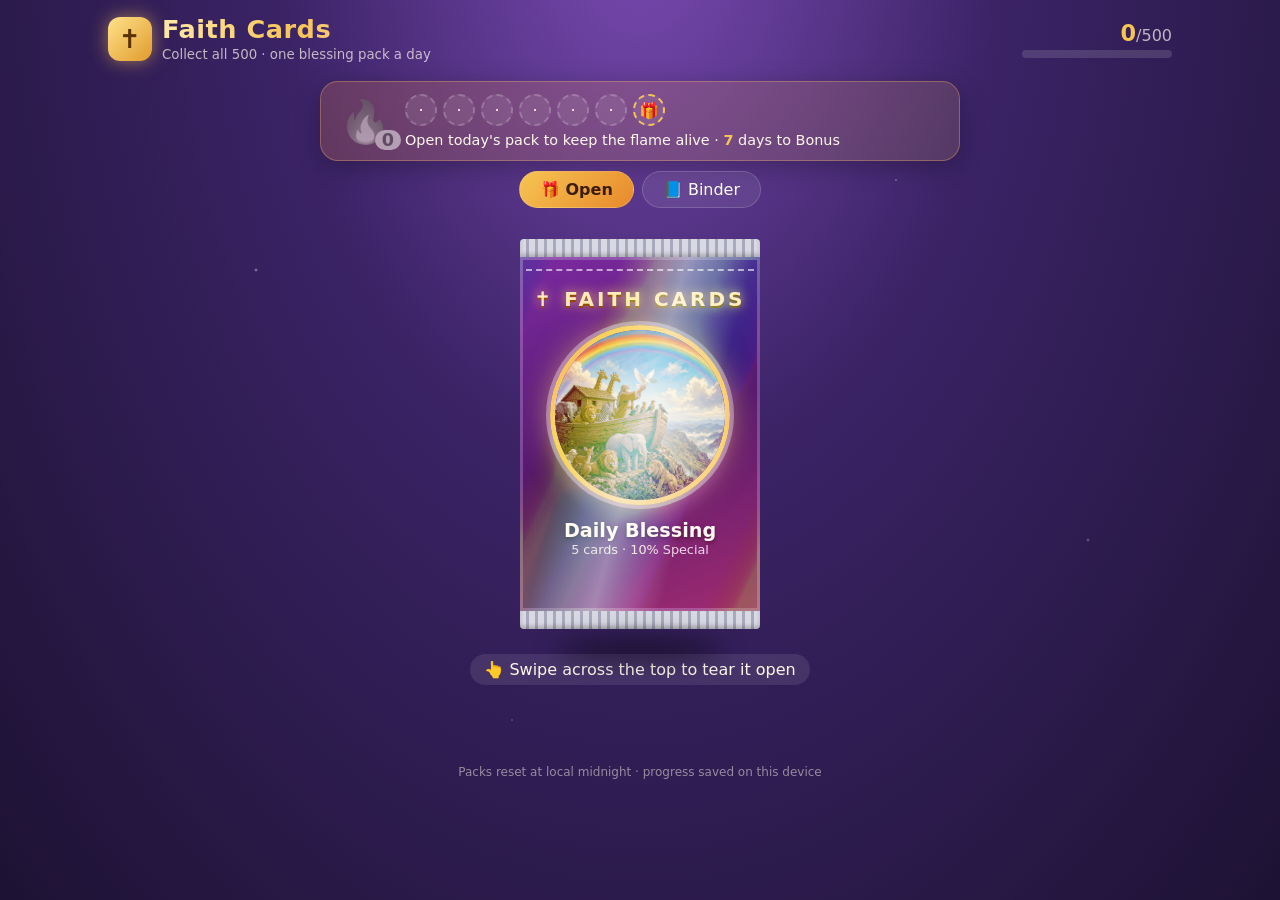
<file: index.html>
<!doctype html><html lang="en"><head><meta charset="utf-8"><meta name="viewport" content="width=device-width,initial-scale=1,viewport-fit=cover">
<title>Faith Cards — Collect all 500</title><meta name="theme-color" content="#2a1b3d">
<link rel="stylesheet" href="style.css"></head><body>
<header class="top">
 <div class="brand"><span class="logo">✝</span><div><h1>Faith Cards</h1><small>Collect all 500 · one blessing pack a day</small></div></div>
 <div class="collect"><b id="ownedN">0</b><span>/500</span><div class="bar"><i id="ownedBar"></i></div></div>
</header>
<section class="streak" id="streak">
 <div class="flame" id="flameBig">🔥<b id="streakN">0</b></div>
 <div class="streak-info"><div class="pips" id="pips"></div><p id="streakMsg"></p></div>
</section>
<nav class="tabs"><button class="tab on" data-v="open">🎁 Open</button><button class="tab" data-v="binder" id="binderTab">📘 Binder <em id="newDot" hidden></em></button></nav>
<main>
 <section id="vOpen" class="view on">
  <div id="stage" class="stage"></div>
  <p id="stageMsg" class="stage-msg"></p>
  <div id="pulled" class="pulled"></div>
  <div class="actions"><button id="toBinder" class="btn gold" hidden>Add to Binder ✨</button></div>
 </section>
 <section id="vBinder" class="view">
  <div id="seriesChips" class="chips"></div>
  <div class="binder-head"><h2 id="seriesTitle"></h2><span id="seriesCount"></span></div>
  <div id="binderGrid" class="binder"></div>
  <div class="pager"><button class="btn" id="prevPg">‹ Prev</button><span id="pgInfo"></span><button class="btn" id="nextPg">Next ›</button></div>
 </section>
</main>
<div id="zoom" class="zoom" hidden></div>
<div id="flash" class="flash"></div>
<div id="complete" class="modal" hidden><div class="modal-in"><div class="crown">👑</div><h2>Collection Complete!</h2><p>All 500 Faith Cards gathered. The Golden Binder is yours!</p><blockquote>“I have fought the good fight, I have finished the race, I have kept the faith.”<cite>2 Timothy 4:7</cite></blockquote><button class="btn gold" onclick="this.closest('.modal').hidden=true">Hallelujah! 🎉</button></div></div>
<div id="debug" class="debug" hidden></div>
<footer>Packs reset at local midnight · progress saved on this device</footer>
<script src="data.js"></script><script src="art.js"></script><script src="app.js"></script></body></html>
</file>
<file: style.css>
*{box-sizing:border-box;-webkit-tap-highlight-color:transparent}
html{background:#1d1233}
:root{--gold:#f6c453;--ink:#2a1b3d}
body{margin:0;min-height:100vh;font-family:"Trebuchet MS","Segoe UI",system-ui,sans-serif;color:#fff8ec;background:radial-gradient(ellipse at 50% -10%,#7b4bb3 0,#3b2366 40%,#1d1233 100%) fixed;overflow-x:hidden}
body:before{content:"";position:fixed;inset:0;background:radial-gradient(2px 2px at 20% 30%,#fff8,transparent),radial-gradient(1.5px 1.5px at 70% 20%,#fff6,transparent),radial-gradient(2px 2px at 85% 60%,#fff5,transparent),radial-gradient(1px 1px at 40% 80%,#fff7,transparent);pointer-events:none}
.top{display:flex;justify-content:space-between;align-items:center;gap:12px;padding:14px 18px;max-width:1100px;margin:auto}
.brand{display:flex;gap:10px;align-items:center}.logo{width:44px;height:44px;border-radius:12px;display:grid;place-items:center;font-size:26px;background:linear-gradient(135deg,#ffe28a,#e09b2d);color:#5a3200;box-shadow:0 0 18px #f6c45388}
h1{margin:0;font-size:1.6rem;letter-spacing:.5px;background:linear-gradient(90deg,#ffe9a8,#f6c453,#ffd6e8);-webkit-background-clip:text;background-clip:text;color:transparent}.brand small{opacity:.7}
.collect{text-align:right;font-size:1.4rem}.collect b{color:var(--gold)}.collect span{opacity:.7;font-size:1rem}.bar{width:150px;height:8px;border-radius:9px;background:#ffffff22;overflow:hidden;margin-top:4px}.bar i{display:block;height:100%;background:linear-gradient(90deg,#f6c453,#ff8fab);transition:width .8s}
.streak{max-width:640px;margin:4px auto 10px;display:flex;align-items:center;gap:14px;padding:12px 18px;border-radius:18px;background:linear-gradient(135deg,#ff8a3d33,#f6c45322);border:1px solid #ffb86b55;box-shadow:0 6px 24px #0004}
.flame{font-size:2.6rem;position:relative;animation:flick 1.2s infinite alternate;filter:drop-shadow(0 0 10px #ff8a3d)}.flame b{position:absolute;right:-10px;bottom:-4px;font-size:1.1rem;background:#fff;color:#c2410c;border-radius:10px;padding:0 7px}
.flame.cold{filter:grayscale(1) opacity(.5);animation:none}@keyframes flick{to{transform:scale(1.08) rotate(3deg)}}
.pips{display:flex;gap:6px}.pip{width:32px;height:32px;border-radius:50%;display:grid;place-items:center;background:#ffffff14;border:2px dashed #ffffff33;font-size:1rem}.pip.lit{background:radial-gradient(#ffb347,#ff6a00);border:2px solid #ffd27f;box-shadow:0 0 12px #ff8a3d}.pip.gift{border-color:var(--gold)}
.streak p{margin:6px 0 0;font-size:.9rem}.streak p b{color:var(--gold)}
.tabs{display:flex;justify-content:center;gap:8px;margin:6px}.tab{font:inherit;color:#fff;background:#ffffff14;border:1px solid #ffffff2a;border-radius:30px;padding:8px 20px;cursor:pointer;position:relative}.tab.on{background:linear-gradient(135deg,#f6c453,#e8892b);color:#3a1d00;font-weight:bold}
.tab em{position:absolute;top:-3px;right:-3px;width:12px;height:12px;border-radius:50%;background:#ff4d6d;box-shadow:0 0 8px #ff4d6d}.tab.bump{animation:bump .5s}@keyframes bump{50%{transform:scale(1.3)}}
main{max-width:1100px;margin:auto;padding:0 12px 30px}.view{display:none}.view.on{display:block}
.stage{height:440px;display:grid;place-items:center;position:relative;perspective:1200px}
.stage-msg{text-align:center;min-height:24px;margin:0}.swipe-hint{display:inline-block;animation:hint 1.6s infinite;background:#ffffff18;padding:6px 14px;border-radius:20px}@keyframes hint{50%{transform:translateY(-3px);opacity:.75}}
/* ---- booster pack ---- */
.pack-wrap{position:relative;animation:float 3.5s ease-in-out infinite}@keyframes float{50%{transform:translateY(-10px)}}
.pack{--rx:0deg;--ry:0deg;--mx:50%;--my:50%;width:240px;height:390px;position:relative;transform-style:preserve-3d;transform:rotateX(var(--rx)) rotateY(var(--ry));transition:transform .15s;cursor:grab;user-select:none}
.pack.nudge{animation:nudge .5s}@keyframes nudge{25%{transform:rotate(-4deg)}75%{transform:rotate(4deg)}}
.pack-shadow{position:absolute;left:15%;right:15%;bottom:-30px;height:20px;background:#0008;filter:blur(12px);border-radius:50%}
.crimp{height:18px;background:repeating-linear-gradient(90deg,#d9d9e3 0 6px,#a9a9bd 6px 9px);border-radius:4px 4px 0 0;box-shadow:inset 0 -3px 4px #0003}.crimp.bottom{border-radius:0 0 4px 4px}
.pk-top{position:relative;transition:transform .8s cubic-bezier(.3,1.4,.6,1),opacity .8s;transform-origin:left bottom}
.tear{position:absolute;left:0;right:0;top:14px;height:34px;z-index:5;cursor:ew-resize;touch-action:none}
.tear:before{content:"";position:absolute;left:6px;right:6px;top:16px;border-top:2px dashed #fff9}.tear i{position:absolute;left:6px;top:13px;height:6px;width:0;background:linear-gradient(90deg,#fff,#ffe9a8);box-shadow:0 0 12px #fff;border-radius:3px}
.pk-body{position:relative;height:354px;overflow:hidden;background:linear-gradient(160deg,#5b2a86,#2c1a5c 50%,#8a2b5e);display:flex;flex-direction:column;align-items:center;padding-top:30px;box-shadow:inset 0 0 0 3px #ffffff33}
.p-bonus .pk-body{background:linear-gradient(160deg,#b8860b,#6b3a00 50%,#d4a017)}.p-locked{filter:grayscale(.75) brightness(.7);cursor:default}.p-locked .tear{display:none}
.pk-foil{position:absolute;inset:0;background:repeating-linear-gradient(115deg,#ff008033 0 8%,#ffd70033 12%,#00ffaa33 18%,#00aaff33 24%,#c000ff33 30%),radial-gradient(circle at var(--mx) var(--my),#fff9,transparent 45%);background-size:200% 200%,100% 100%;background-position:var(--mx) var(--my),0 0;mix-blend-mode:color-dodge;animation:foil 6s linear infinite;pointer-events:none;z-index:3}
@keyframes foil{to{background-position:calc(var(--mx) + 200%) var(--my),0 0}}
.pk-glare{position:absolute;inset:-50%;background:linear-gradient(105deg,transparent 40%,#fff6 50%,transparent 60%);animation:glare 3s infinite;z-index:4;pointer-events:none}@keyframes glare{from{transform:translateX(-60%)}to{transform:translateX(60%)}}
.pk-logo{font-weight:900;letter-spacing:3px;font-size:1.25rem;color:#ffe9a8;text-shadow:0 2px 0 #7a4a00,0 0 12px #f6c453;z-index:2}
.pk-art{width:180px;height:180px;margin:14px 0;border-radius:50%;overflow:hidden;border:5px solid #f6c453;box-shadow:0 0 0 4px #ffffff55,0 0 30px #f6c45399;z-index:2}.pk-art img{width:100%;height:100%;object-fit:cover}
.pk-title{font-weight:bold;font-size:1.2rem;z-index:2;text-shadow:0 2px 4px #0008}.pk-sub{font-size:.8rem;opacity:.85;z-index:2}.lock{position:absolute;top:44%;font-size:3rem;z-index:6}
.pack.torn .pk-top{transform:translate(60px,-120px) rotate(35deg);opacity:0}.pack.torn .pk-body,.pack.torn .crimp.bottom{animation:drop .9s .25s forwards}
@keyframes drop{to{transform:translateY(200px) scale(.9);opacity:0}}
/* ---- trading card ---- */
.tc{--mx:50%;--my:50%;width:15em;height:21em;font-size:16px;border-radius:.8em;padding:.45em;position:relative;background:linear-gradient(145deg,#f7e7b4,#d9b766);box-shadow:0 .5em 1.5em #0006;color:#2b1a0e;transition:transform .2s;transform-style:preserve-3d;overflow:hidden}
.tc.r-rare{background:linear-gradient(145deg,#dfe8ff,#8fa8e8)}.tc.r-special{background:linear-gradient(145deg,#fff2b0,#f6c453 30%,#ff9ec4 60%,#9be7ff)}
.tc-in{height:100%;border-radius:.5em;background:linear-gradient(#fffaf0,#f6ead0);display:flex;flex-direction:column;padding:.4em;gap:.3em}
.tc-head{display:flex;justify-content:space-between;align-items:center;font-weight:900;font-size:.82em}.nm{white-space:nowrap;overflow:hidden;text-overflow:ellipsis}
.sym{width:1.6em;height:1.6em;display:grid;place-items:center;border-radius:50%;background:#2b1a0e;color:#fff;font-size:.8em;flex:none}.r-rare .sym{background:#3557c4}.r-special .sym{background:linear-gradient(135deg,#f6c453,#ff5e9c);color:#fff}
.tc-art{height:9.4em;border-radius:.3em;overflow:hidden;border:.18em solid #b08d3a;background:#000}.r-rare .tc-art{border-color:#6a86d8}.r-special .tc-art{border-color:#f6c453}
.tc-art svg,.tc-art img{width:100%;height:100%;display:block;object-fit:cover}
.tc-type{font-size:.62em;font-style:italic;text-align:center;background:linear-gradient(90deg,transparent,#d9c08a,transparent);padding:.15em}
.tc-text{flex:1;border-radius:.3em;background:#fff8e6;border:1px solid #e3cf9e;padding:.35em .5em;display:flex;flex-direction:column;justify-content:space-between}
.fl{margin:0;font-size:.7em;font-style:italic;line-height:1.3}.ref{margin:0;font-size:.72em;font-weight:bold;color:#7a3e00}
.tc-foot{display:flex;justify-content:space-between;font-size:.58em;opacity:.75;font-weight:bold}
.holo{position:absolute;inset:0;pointer-events:none;mix-blend-mode:color-dodge;opacity:.55;background:linear-gradient(115deg,transparent 20%,#ff77e9 32%,#ffe96b 40%,#77ffd2 48%,#7ab8ff 56%,transparent 70%);background-size:250% 250%;background-position:var(--mx) var(--my);animation:holo 4s ease-in-out infinite alternate}
@keyframes holo{from{background-position:0% 0%}to{background-position:100% 100%}}
.sparkle{position:absolute;inset:0;pointer-events:none;mix-blend-mode:overlay;opacity:.6;background:radial-gradient(circle at 20% 30%,#fff 0 1px,transparent 2px),radial-gradient(circle at 70% 60%,#fff 0 1px,transparent 2px),radial-gradient(circle at 40% 80%,#fff 0 1px,transparent 2px);background-size:40px 40px,55px 55px,35px 35px;animation:twinkle 1.5s infinite alternate}@keyframes twinkle{to{opacity:.15}}
/* card back */
.cb{width:15em;height:21em;border-radius:.8em;padding:.5em;background:linear-gradient(145deg,#f6c453,#b8730f);box-shadow:0 .5em 1.5em #0007}
.cb-in{height:100%;border-radius:.5em;display:flex;flex-direction:column;align-items:center;justify-content:center;gap:.4em;color:#ffe9a8;background:radial-gradient(circle,#6a3db0,#2a1650 70%),#2a1650;background-blend-mode:normal;box-shadow:inset 0 0 0 .25em #ffe9a855}
.cb-in span{font-size:4em;text-shadow:0 0 20px #f6c453}.cb-in b{letter-spacing:.2em;text-align:center}
/* stack & reveal */
.stack{position:relative;width:240px;height:336px;cursor:pointer;font-size:16px;animation:rise .6s cubic-bezier(.3,1.5,.6,1)}@keyframes rise{from{transform:translateY(160px) scale(.6);opacity:0}}
.sc{position:absolute;inset:0;transform:translate(calc(var(--i)*-3px),calc(var(--i)*-3px)) rotate(calc(var(--i)*1deg - 2deg));perspective:1000px;transition:transform .45s,opacity .45s}
.sc.away{transform:translate(380px,-40px) rotate(25deg) scale(.6);opacity:0}
.flipper{position:relative;width:15em;height:21em;transform-style:preserve-3d;transition:transform .65s cubic-bezier(.3,1.3,.5,1)}.sc.flipped .flipper{transform:rotateY(180deg)}
.f-back,.f-front{position:absolute;inset:0;backface-visibility:hidden}.f-front{transform:rotateY(180deg)}
.sc.charging{animation:charge 1.3s ease-in forwards}.sc.charging .cb{box-shadow:0 0 40px 10px #f6c453,0 0 90px 30px #ff9ec4}
@keyframes charge{0%{transform:none}20%,40%,60%,80%{transform:translateX(-5px) rotate(-2deg) scale(1.03)}30%,50%,70%,90%{transform:translateX(5px) rotate(2deg) scale(1.06)}100%{transform:scale(1.12)}}
.sc.rare-pop .f-front .tc{box-shadow:0 0 30px #8fb4ff}
.stage.glow:before{content:"";position:absolute;inset:0;background:radial-gradient(circle,#f6c45355,transparent 60%);animation:pulse 1s infinite alternate}@keyframes pulse{to{opacity:.4}}
.burst{position:absolute;left:50%;top:50%;width:900px;height:900px;margin:-450px;border-radius:50%;background:repeating-conic-gradient(#fff6c8aa 0 6deg,transparent 6deg 18deg);-webkit-mask:radial-gradient(circle,#000 10%,transparent 65%);mask:radial-gradient(circle,#000 10%,transparent 65%);animation:burst 2.6s ease-out forwards;pointer-events:none;z-index:-1}
@keyframes burst{from{transform:scale(.2) rotate(0);opacity:1}to{transform:scale(1.2) rotate(90deg);opacity:0}}
.flash{position:fixed;inset:0;background:#fff;opacity:0;pointer-events:none;transition:opacity .5s;z-index:50}
.newb,.dupb{position:absolute;top:-10px;right:-10px;background:linear-gradient(135deg,#ff4d6d,#ff9f1c);color:#fff;font-weight:900;font-size:.8rem;padding:4px 10px;border-radius:12px;box-shadow:0 3px 10px #0006;animation:pop .5s .5s both;z-index:9}.dupb{background:#555}
@keyframes pop{from{transform:scale(0)}60%{transform:scale(1.3)}}
.pulled{display:flex;justify-content:center;gap:10px;flex-wrap:wrap;margin:10px 0;min-height:10px}.mini{position:relative;font-size:6.4px;cursor:zoom-in;animation:pop .4s}.mini .newb{font-size:.6rem;top:-6px;right:-6px;padding:2px 6px}
.actions{text-align:center}.btn{font:inherit;padding:10px 22px;border-radius:30px;border:1px solid #ffffff44;background:#ffffff18;color:#fff;cursor:pointer}.btn:disabled{opacity:.35}.btn.gold{background:linear-gradient(135deg,#ffe28a,#e8892b);color:#3a1d00;font-weight:bold;border:none;box-shadow:0 0 20px #f6c45399;font-size:1.1rem}
/* binder */
.chips{display:flex;flex-wrap:wrap;gap:6px;justify-content:center;margin:10px 0}.chip{position:relative;overflow:hidden;font:inherit;font-size:.8rem;color:#fff;background:#ffffff12;border:1px solid #ffffff25;border-radius:14px;padding:6px 10px;cursor:pointer}
.chip i{position:absolute;left:0;bottom:0;height:3px;background:var(--gold)}.chip.on{background:#f6c45333;border-color:var(--gold)}.chip.full{border-color:#7CFC9A}.chip small{opacity:.7}
.binder-head{display:flex;justify-content:space-between;align-items:baseline;padding:0 6px}.binder-head h2{margin:8px 0;color:var(--gold)}
.binder{display:grid;grid-template-columns:repeat(auto-fill,minmax(150px,1fr));gap:14px;padding:16px;border-radius:18px;background:linear-gradient(#2a1846,#24133d);box-shadow:inset 0 0 0 2px #ffffff14,0 10px 30px #0006}
.slot{aspect-ratio:5/7;position:relative;border-radius:10px;display:flex;justify-content:center;align-items:center}.slot.has{font-size:9.6px;cursor:zoom-in}.slot.has .tc{font-size:9.6px}
.slot.miss{flex-direction:column;background:#ffffff08;border:2px dashed #ffffff22;color:#ffffff55}.slot.miss .sil{font-size:3rem;filter:brightness(0) invert(1);opacity:.12}.slot.miss.r-special{border-color:#f6c45355}.slot.miss.r-rare{border-color:#8fa8e855}
.cnt{position:absolute;bottom:-6px;right:-6px;background:var(--gold);color:#3a1d00;font-weight:bold;font-size:.75rem;border-radius:10px;padding:1px 7px}
.pager{display:flex;justify-content:center;align-items:center;gap:14px;margin:14px}
.zoom{position:fixed;inset:0;background:#0009;display:grid;place-items:center;z-index:40;perspective:1000px;backdrop-filter:blur(4px)}.zoom[hidden]{display:none}.zc{font-size:22px}.zc .tc{font-size:22px}
.modal{position:fixed;inset:0;display:grid;place-items:center;background:#000a;z-index:60}.modal[hidden]{display:none}.modal-in{max-width:380px;text-align:center;padding:28px;border-radius:22px;background:linear-gradient(160deg,#fff4cf,#f6c453);color:#3a1d00;animation:pop .6s}.crown{font-size:4rem}blockquote{font-style:italic}cite{display:block;font-weight:bold;margin-top:6px}
.conf{position:fixed;top:-30px;font-style:normal;font-size:1.5rem;z-index:55;pointer-events:none;animation:fall linear forwards}@keyframes fall{to{transform:translateY(110vh) rotate(540deg)}}
.debug{position:fixed;left:8px;bottom:8px;z-index:70;display:flex;flex-wrap:wrap;gap:4px;align-items:center;max-width:430px;padding:8px;border-radius:12px;background:#000c;font-size:.75rem}.debug[hidden]{display:none}.debug button{font:inherit;font-size:.72rem;padding:4px 8px;border-radius:8px;border:none;cursor:pointer}
footer{text-align:center;opacity:.5;font-size:.75rem;padding:20px}
@media(max-width:560px){.top{flex-direction:column;align-items:flex-start}.collect{text-align:left}.streak{margin:4px 10px}.pip{width:26px;height:26px;font-size:.8rem}.stage{height:400px}.pack{width:210px;height:350px}.pk-body{height:314px}.pk-art{width:150px;height:150px}.stack{font-size:14px;width:210px;height:294px}.binder{grid-template-columns:repeat(auto-fill,minmax(105px,1fr));padding:10px;gap:10px}.slot.has,.slot.has .tc{font-size:6.6px}.zc,.zc .tc{font-size:18px}}
</file>
